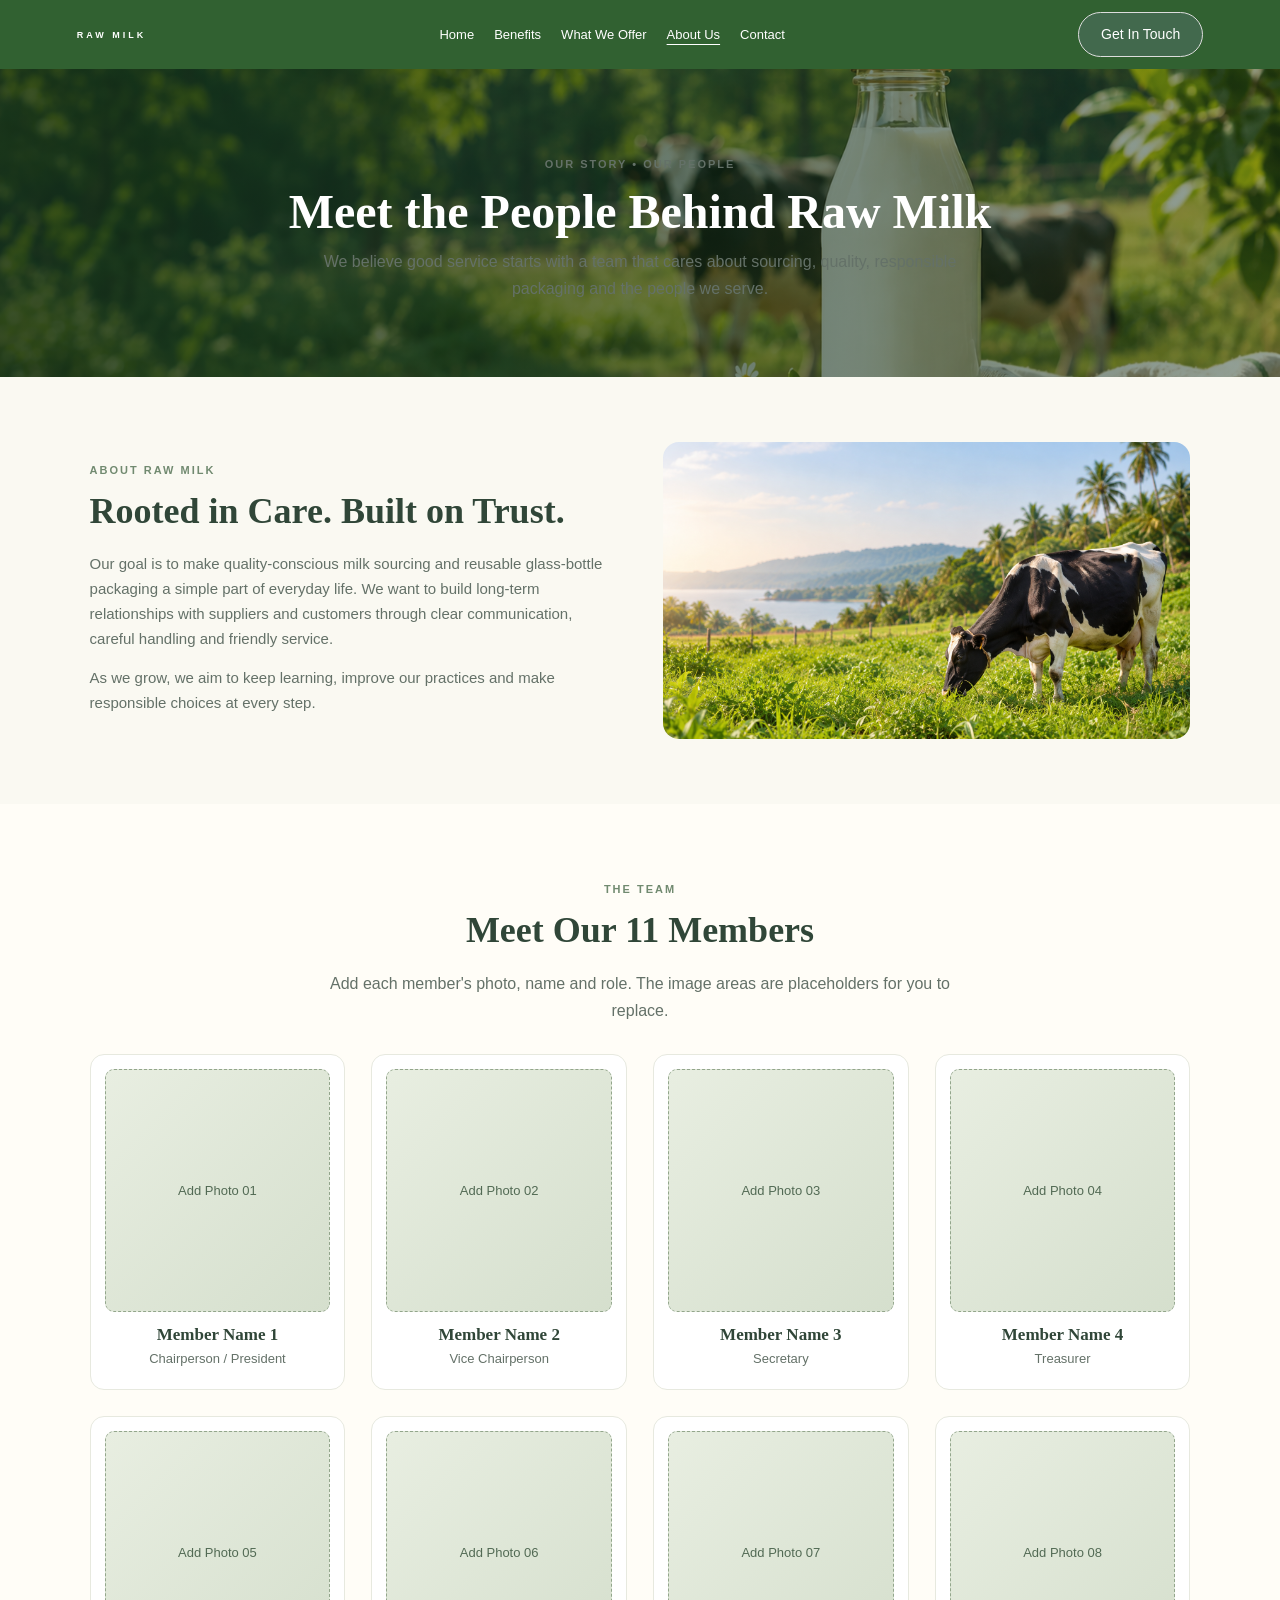
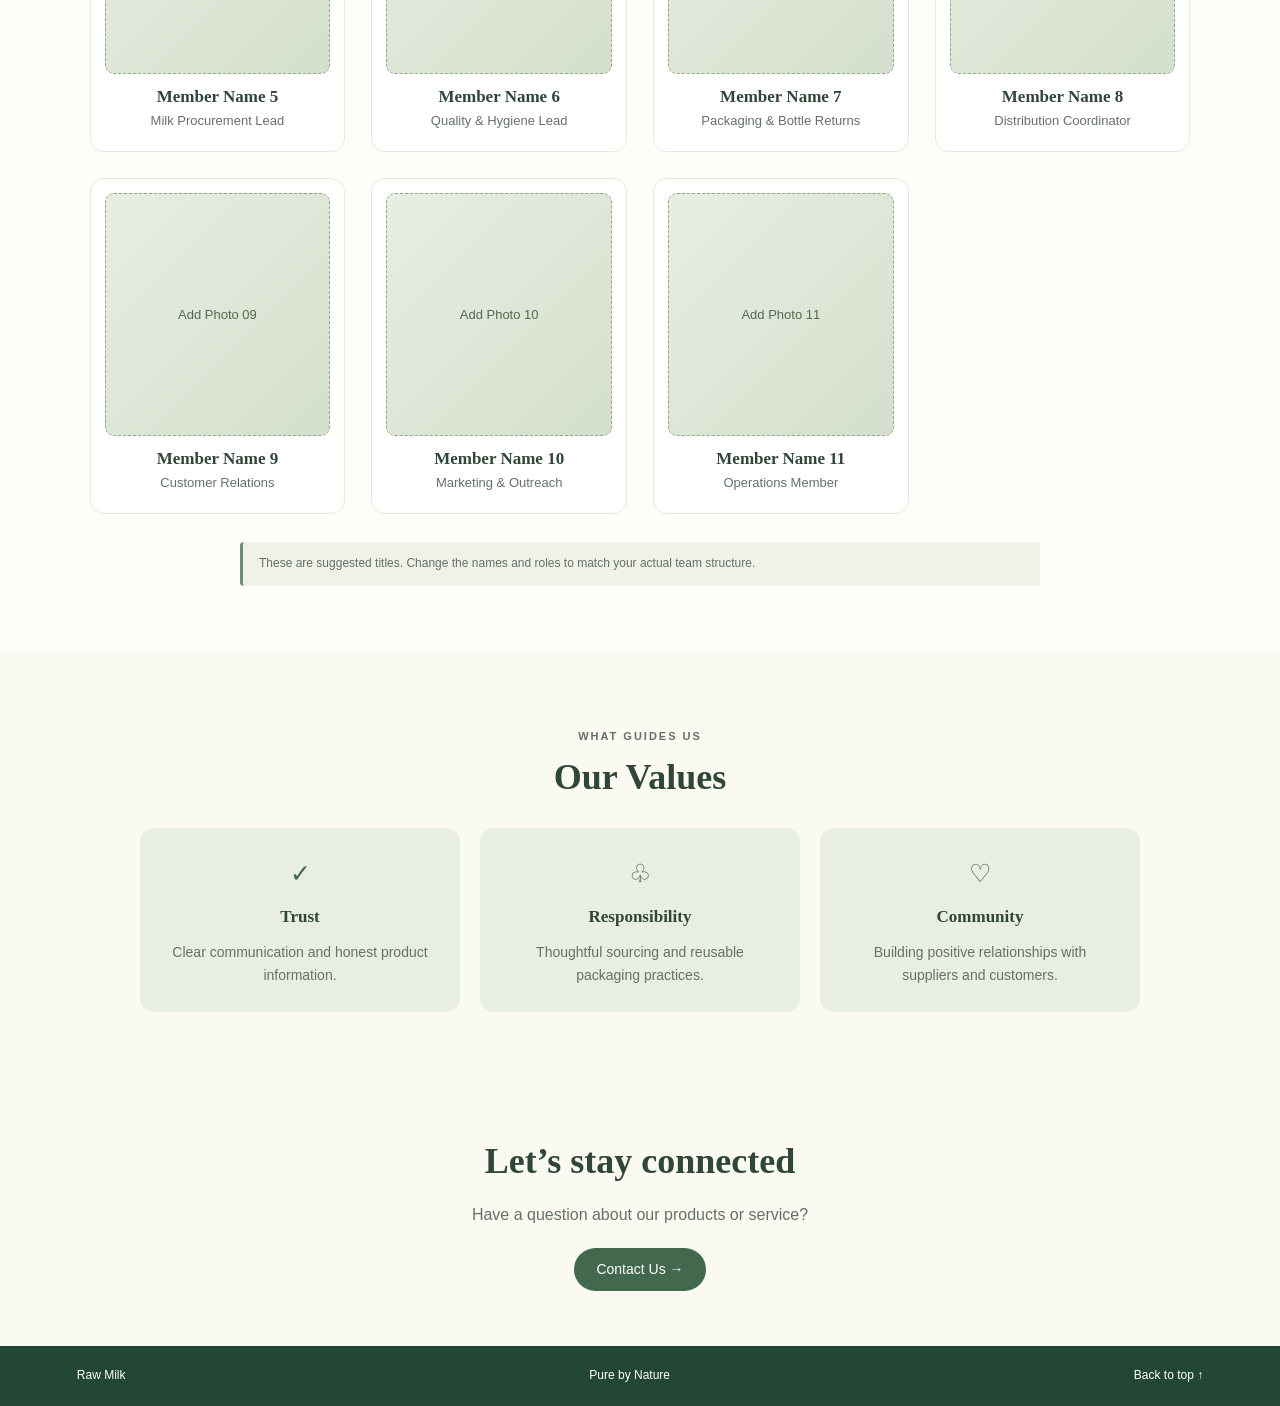
<file: aboutus.html>
<!DOCTYPE html>
<html lang="en">
<head>
<meta charset="UTF-8">
<meta name="viewport" content="width=device-width, initial-scale=1.0">
<title>About Us | Raw Milk</title>
<link rel="stylesheet" href="aboutus.css">
</head>
<body>
<header>
  <a class="logo" href="index.html"><small>RAW MILK</small></a>
  <nav>
    <a href="index.html">Home</a>
    <a href="benefits.html">Benefits</a>
    <a href="index.html#offer">What We Offer</a>
    <a href="aboutus.html" aria-current="page">About Us</a>
    <a href="index.html#contact">Contact</a>
  </nav>
  <a class="top-button" href="index.html#contact">Get In Touch</a>
</header>
<main>
  <section class="about-hero">
    <p class="eyebrow">OUR STORY • OUR PEOPLE</p>
    <h1>Meet the People Behind Raw Milk</h1>
    <p>We believe good service starts with a team that cares about sourcing, quality, responsible packaging and the people we serve.</p>
  </section>
  <section class="story">
    <div>
      <p class="eyebrow green">ABOUT RAW MILK</p>
      <h2>Rooted in Care. Built on Trust.</h2>
      <p>Our goal is to make quality-conscious milk sourcing and reusable glass-bottle packaging a simple part of everyday life. We want to build long-term relationships with suppliers and customers through clear communication, careful handling and friendly service.</p>
      <p>As we grow, we aim to keep learning, improve our practices and make responsible choices at every step.</p>
    </div>
    <img src="about.png" alt="Cow grazing in a green field">
  </section>
  <section class="team-section">
    <p class="eyebrow green">THE TEAM</p>
    <h2>Meet Our 11 Members</h2>
    <p class="team-intro">Add each member's photo, name and role. The image areas are placeholders for you to replace.</p>
    <div class="team-grid">
      <article class="member"><div class="photo-placeholder">Add Photo 01</div><h3>Member Name 1</h3><p>Chairperson / President</p></article>
      <article class="member"><div class="photo-placeholder">Add Photo 02</div><h3>Member Name 2</h3><p>Vice Chairperson</p></article>
      <article class="member"><div class="photo-placeholder">Add Photo 03</div><h3>Member Name 3</h3><p>Secretary</p></article>
      <article class="member"><div class="photo-placeholder">Add Photo 04</div><h3>Member Name 4</h3><p>Treasurer</p></article>
      <article class="member"><div class="photo-placeholder">Add Photo 05</div><h3>Member Name 5</h3><p>Milk Procurement Lead</p></article>
      <article class="member"><div class="photo-placeholder">Add Photo 06</div><h3>Member Name 6</h3><p>Quality & Hygiene Lead</p></article>
      <article class="member"><div class="photo-placeholder">Add Photo 07</div><h3>Member Name 7</h3><p>Packaging & Bottle Returns</p></article>
      <article class="member"><div class="photo-placeholder">Add Photo 08</div><h3>Member Name 8</h3><p>Distribution Coordinator</p></article>
      <article class="member"><div class="photo-placeholder">Add Photo 09</div><h3>Member Name 9</h3><p>Customer Relations</p></article>
      <article class="member"><div class="photo-placeholder">Add Photo 10</div><h3>Member Name 10</h3><p>Marketing & Outreach</p></article>
      <article class="member"><div class="photo-placeholder">Add Photo 11</div><h3>Member Name 11</h3><p>Operations Member</p></article>
    </div>
    <p class="note">These are suggested titles. Change the names and roles to match your actual team structure.</p>
  </section>
  <section class="values">
    <p class="eyebrow">WHAT GUIDES US</p><h2>Our Values</h2>
    <div class="values-grid">
      <article><span>✓</span><h3>Trust</h3><p>Clear communication and honest product information.</p></article>
      <article><span>♧</span><h3>Responsibility</h3><p>Thoughtful sourcing and reusable packaging practices.</p></article>
      <article><span>♡</span><h3>Community</h3><p>Building positive relationships with suppliers and customers.</p></article>
    </div>
  </section>
  <section class="closing-cta"><h2>Let’s stay connected</h2><p>Have a question about our products or service?</p><a class="button" href="index.html#contact">Contact Us →</a></section>
</main>
<footer><span>Raw Milk</span><span>Pure by Nature</span><a href="#">Back to top ↑</a></footer>
</body>
</html>
</file>
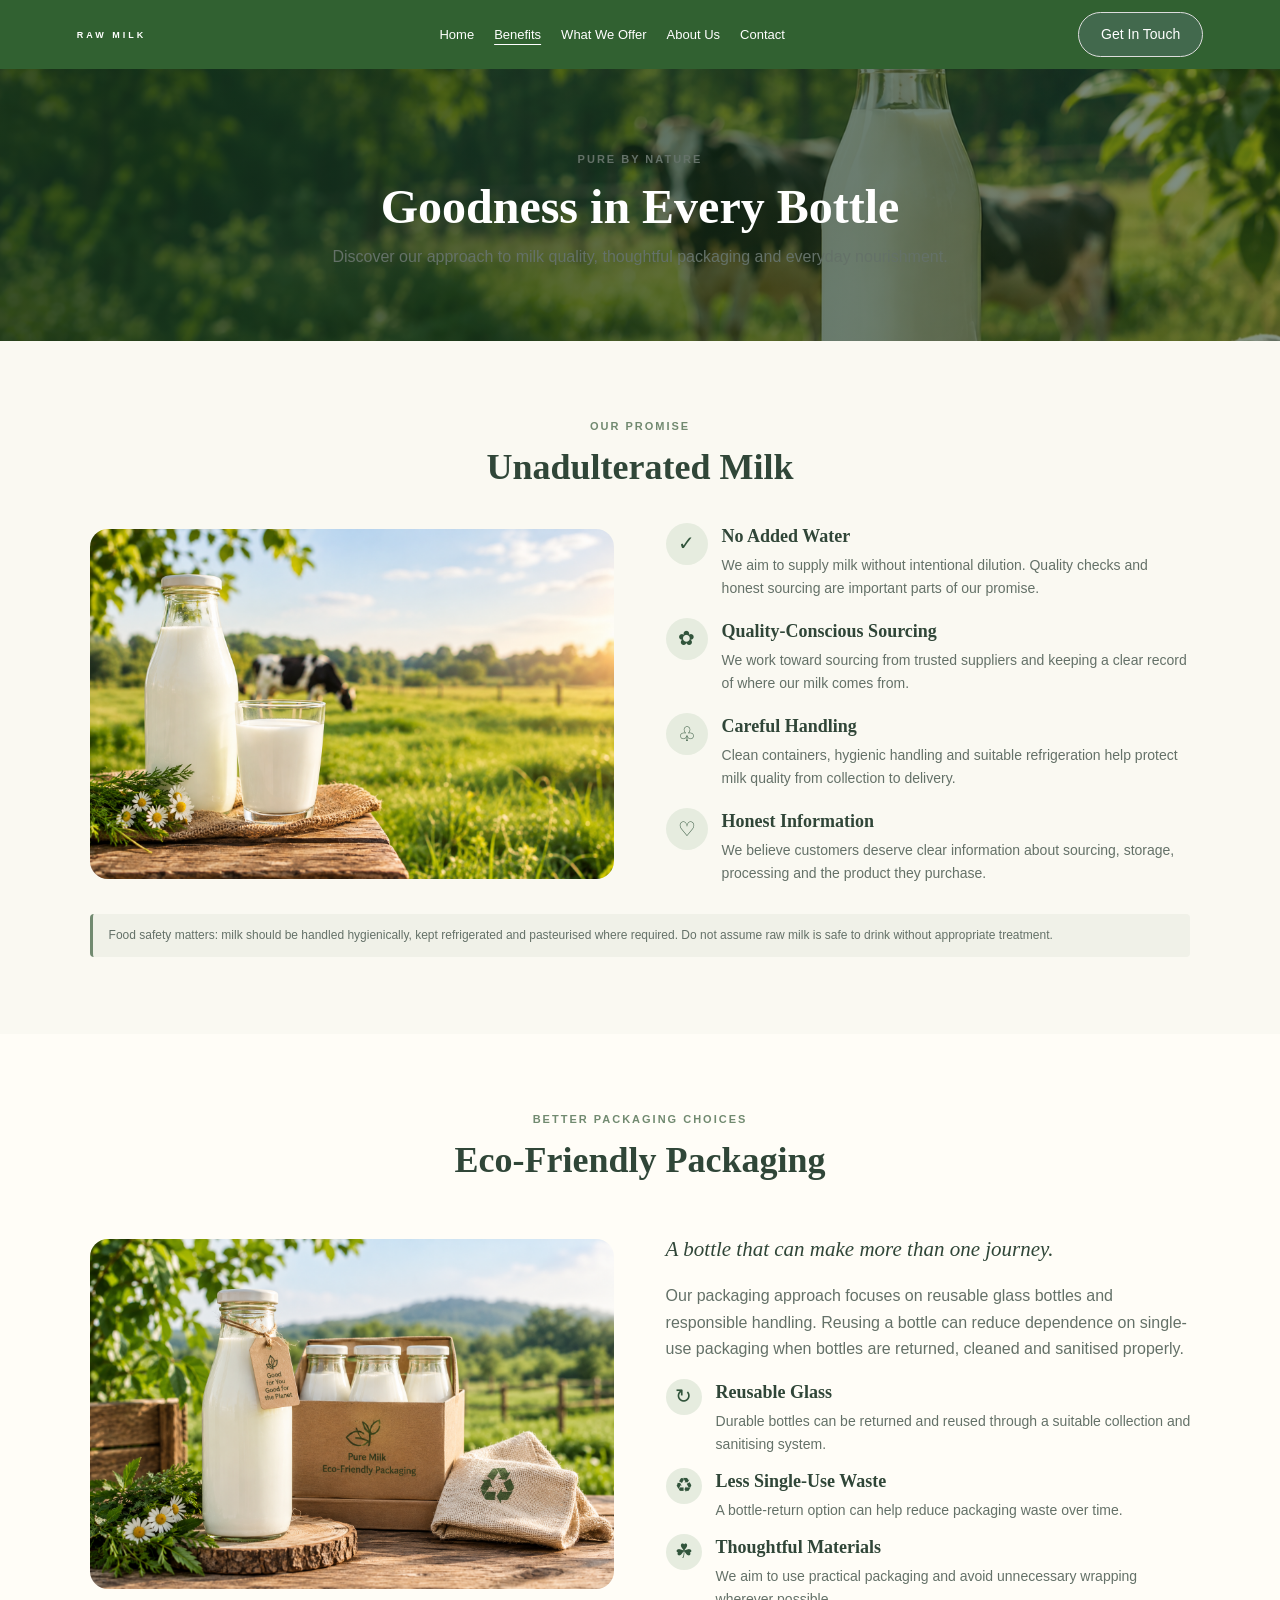
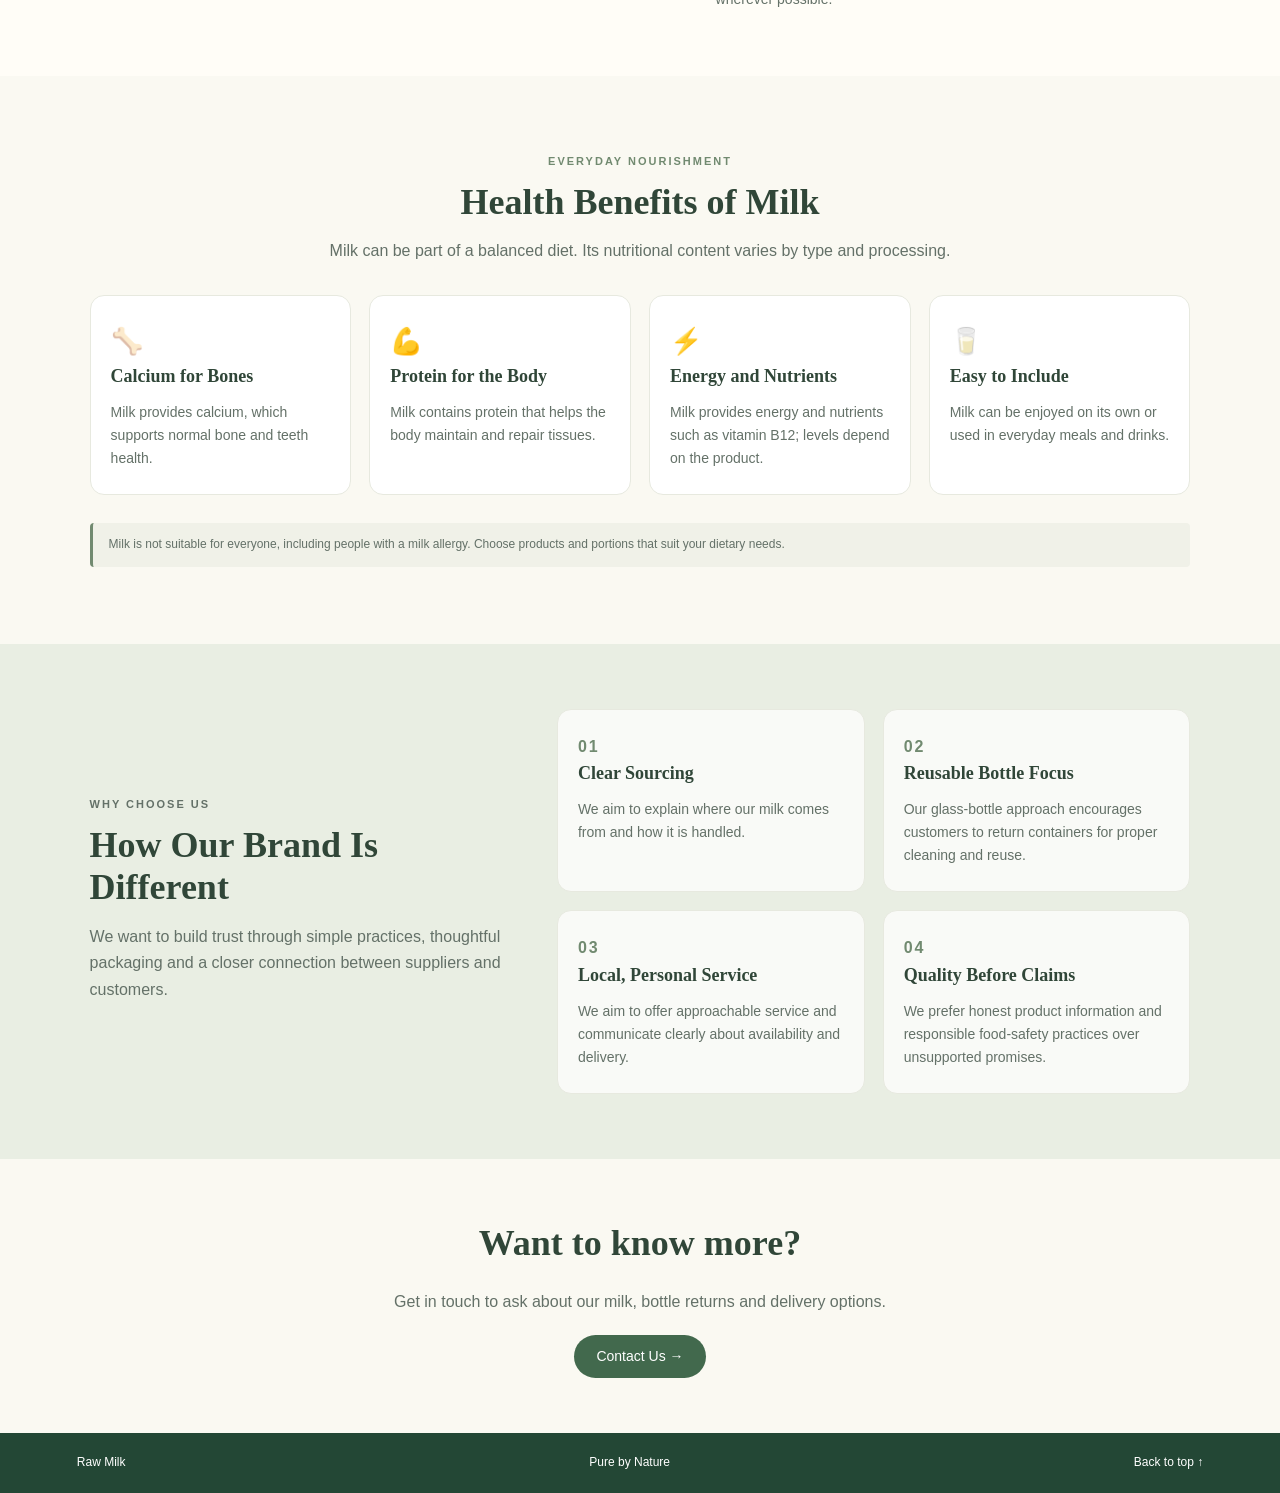
<file: benefits.html>
<!DOCTYPE html>
<html lang="en">
<head>
  <meta charset="UTF-8">
  <meta name="viewport" content="width=device-width, initial-scale=1.0">
  <title>Benefits | Raw Milk</title>
  <link rel="stylesheet" href="benefits.css">
</head>
<body>
<header>
  <a class="logo" href="index.html"><small>RAW MILK</small></a>
  <nav>
    <a href="index.html">Home</a>
    <a href="benefits.html" aria-current="page">Benefits</a>
    <a href="index.html#offer">What We Offer</a>
    <a href="aboutus.html">About Us</a>
    <a href="index.html#contact">Contact</a>
  </nav>
  <a class="top-button" href="index.html#contact">Get In Touch</a>
</header>
<main>
  <section class="page-hero">
    <p class="eyebrow">PURE BY NATURE</p>
    <h1>Goodness in Every Bottle</h1>
    <p>Discover our approach to milk quality, thoughtful packaging and everyday nourishment.</p>
  </section>

  <section class="benefit-section">
    <p class="eyebrow green">OUR PROMISE</p>
    <h2>Unadulterated Milk</h2>
    <div class="feature-layout">
      <img src="unadulterated milk.png" alt="Milk bottle representing milk quality">
      <div class="points">
        <article class="point"><span>✓</span><div><h3>No Added Water</h3><p>We aim to supply milk without intentional dilution. Quality checks and honest sourcing are important parts of our promise.</p></div></article>
        <article class="point"><span>✿</span><div><h3>Quality-Conscious Sourcing</h3><p>We work toward sourcing from trusted suppliers and keeping a clear record of where our milk comes from.</p></div></article>
        <article class="point"><span>♧</span><div><h3>Careful Handling</h3><p>Clean containers, hygienic handling and suitable refrigeration help protect milk quality from collection to delivery.</p></div></article>
        <article class="point"><span>♡</span><div><h3>Honest Information</h3><p>We believe customers deserve clear information about sourcing, storage, processing and the product they purchase.</p></div></article>
      </div>
    </div>
    <p class="note">Food safety matters: milk should be handled hygienically, kept refrigerated and pasteurised where required. Do not assume raw milk is safe to drink without appropriate treatment.</p>
  </section>

  <section class="benefit-section tinted">
    <p class="eyebrow green">BETTER PACKAGING CHOICES</p>
    <h2>Eco-Friendly Packaging</h2>
    <div class="feature-layout reverse">
      <img src="ecofriendly.png" alt="Reusable glass milk bottles and recyclable packaging">
      <div>
        <p class="lead">A bottle that can make more than one journey.</p>
        <p>Our packaging approach focuses on reusable glass bottles and responsible handling. Reusing a bottle can reduce dependence on single-use packaging when bottles are returned, cleaned and sanitised properly.</p>
        <div class="points compact">
          <article class="point"><span>↻</span><div><h3>Reusable Glass</h3><p>Durable bottles can be returned and reused through a suitable collection and sanitising system.</p></div></article>
          <article class="point"><span>♻</span><div><h3>Less Single-Use Waste</h3><p>A bottle-return option can help reduce packaging waste over time.</p></div></article>
          <article class="point"><span>☘</span><div><h3>Thoughtful Materials</h3><p>We aim to use practical packaging and avoid unnecessary wrapping wherever possible.</p></div></article>
        </div>
      </div>
    </div>
  </section>

  <section class="benefit-section">
    <p class="eyebrow green">EVERYDAY NOURISHMENT</p>
    <h2>Health Benefits of Milk</h2>
    <p class="section-intro">Milk can be part of a balanced diet. Its nutritional content varies by type and processing.</p>
    <div class="health-grid">
      <article><span>🦴</span><h3>Calcium for Bones</h3><p>Milk provides calcium, which supports normal bone and teeth health.</p></article>
      <article><span>💪</span><h3>Protein for the Body</h3><p>Milk contains protein that helps the body maintain and repair tissues.</p></article>
      <article><span>⚡</span><h3>Energy and Nutrients</h3><p>Milk provides energy and nutrients such as vitamin B12; levels depend on the product.</p></article>
      <article><span>🥛</span><h3>Easy to Include</h3><p>Milk can be enjoyed on its own or used in everyday meals and drinks.</p></article>
    </div>
    <p class="note">Milk is not suitable for everyone, including people with a milk allergy. Choose products and portions that suit your dietary needs.</p>
  </section>

  <section class="difference-section">
    <div>
      <p class="eyebrow">WHY CHOOSE US</p>
      <h2>How Our Brand Is Different</h2>
      <p>We want to build trust through simple practices, thoughtful packaging and a closer connection between suppliers and customers.</p>
    </div>
    <div class="difference-grid">
      <article><span>01</span><h3>Clear Sourcing</h3><p>We aim to explain where our milk comes from and how it is handled.</p></article>
      <article><span>02</span><h3>Reusable Bottle Focus</h3><p>Our glass-bottle approach encourages customers to return containers for proper cleaning and reuse.</p></article>
      <article><span>03</span><h3>Local, Personal Service</h3><p>We aim to offer approachable service and communicate clearly about availability and delivery.</p></article>
      <article><span>04</span><h3>Quality Before Claims</h3><p>We prefer honest product information and responsible food-safety practices over unsupported promises.</p></article>
    </div>
  </section>
  <section class="closing-cta"><h2>Want to know more?</h2><p>Get in touch to ask about our milk, bottle returns and delivery options.</p><a class="button" href="index.html#contact">Contact Us →</a></section>
</main>
<footer><span>Raw Milk</span><span>Pure by Nature</span><a href="#">Back to top ↑</a></footer>
</body>
</html>
</file>
<file: aboutus.css>
*{box-sizing:border-box}
html{scroll-behavior:smooth}
body{margin:0;font-family:Arial,sans-serif;color:#304638;background:#faf9f2;line-height:1.65}
header{position:relative;width:100%;padding:12px 6%;display:flex;align-items:center;justify-content:space-between;gap:18px;color:white;z-index:2;background:#316131}
.logo{color:white;text-decoration:none;font:bold 23px Georgia,serif}
.logo small{display:block;text-align:center;font:bold 9px Arial,sans-serif;letter-spacing:3px}
nav{display:flex;gap:20px;flex-wrap:wrap}
nav a{color:white;text-decoration:none;font-size:13px}
nav a:hover,nav a[aria-current=page]{text-decoration:underline;text-underline-offset:5px}
.top-button,.button{display:inline-block;padding:10px 22px;color:white;background:#42694d;border:0;border-radius:25px;text-decoration:none;cursor:pointer;font-size:14px}
.top-button{border:1px solid #ddd;white-space:nowrap}
.about-hero{padding:75px 6%;text-align:center;color:white;background:linear-gradient(90deg,rgba(20,48,27,.84),rgba(20,48,27,.45)),url("hero.png") center/cover}
.eyebrow{font-size:11px;font-weight:bold;letter-spacing:2px}
.green{color:#718a70}
.about-hero h1{font:bold clamp(32px,5vw,48px) Georgia,serif;margin:10px 0}
.about-hero p:last-child{max-width:700px;margin:0 auto}
h2{font:bold clamp(27px,3vw,36px) Georgia,serif;margin:8px 0 20px}
h3{font:bold 17px Georgia,serif;margin:12px 0 3px}
p{color:#647168}
.story{padding:65px 7%;display:grid;grid-template-columns:1fr 1fr;gap:45px;align-items:center}
.story img{width:100%;max-height:420px;object-fit:cover;border-radius:16px}
.story p:not(.eyebrow){font-size:15px}
.team-section{padding:65px 7%;background:#fffdf7;text-align:center}
.team-intro{max-width:650px;margin:0 auto 30px}
.team-grid{display:grid;grid-template-columns:repeat(4,minmax(0,1fr));gap:22px;text-align:center}
.member{padding:14px 14px 20px;background:#fff;border:1px solid #e7e9df;border-radius:14px;overflow:hidden;transition:transform .2s,box-shadow .2s}
.member:hover{transform:translateY(-4px);box-shadow:0 10px 24px rgba(38,65,43,.10)}
.photo-placeholder{width:100%;aspect-ratio:4/4.3;display:flex;align-items:center;justify-content:center;background:linear-gradient(135deg,#e8eee1,#d5dfcd);border:1px dashed #93a68c;border-radius:9px;color:#526a54;font-size:13px}
.member h3{margin-top:13px}
.member p{font-size:13px;margin:0}
.note{font-size:12px;background:#f0f1e8;padding:12px 16px;border-left:3px solid #718a70;border-radius:4px;margin:28px auto 0;max-width:800px;text-align:left}
.values{padding:65px 7%;text-align:center}
.values-grid{display:grid;grid-template-columns:repeat(3,1fr);gap:20px;max-width:1000px;margin:30px auto 0}
.values-grid article{padding:25px;background:#e9eee3;border-radius:14px}
.values-grid span{font-size:25px;color:#42694d}
.values-grid p{font-size:14px;margin-bottom:0}
.closing-cta{text-align:center;padding:55px 6%}
.closing-cta p{margin-bottom:20px}
.button:hover,.top-button:hover{background:#31543b}
footer{display:flex;justify-content:space-between;align-items:center;gap:15px;padding:20px 6%;background:#234735;color:white;font-size:12px}
footer a{color:white;text-decoration:none}
@media(max-width:950px){.team-grid{grid-template-columns:repeat(3,minmax(0,1fr))}}
@media(max-width:800px){header{flex-wrap:wrap;padding:14px 5%}nav{order:3;width:100%;justify-content:center;gap:10px 16px}.top-button{display:none}.story{grid-template-columns:1fr;gap:25px}.team-grid{grid-template-columns:repeat(2,minmax(0,1fr))}}
@media(max-width:480px){.about-hero{padding:55px 6%}.story,.team-section,.values{padding:45px 6%}.team-grid,.values-grid{grid-template-columns:1fr}footer{flex-direction:column;text-align:center}}

/* Responsive refinements: phone, tablet, laptop and large desktop */
img { max-width: 100%; height: auto; }
body { overflow-wrap: break-word; }
.member, .values-grid article { min-width: 0; }
nav a, .button, .top-button { min-height: 40px; display: inline-flex; align-items: center; justify-content: center; }
@media (min-width: 1200px) {
  .story, .team-section, .values { padding-left: max(7%, calc((100% - 1250px) / 2)); padding-right: max(7%, calc((100% - 1250px) / 2)); }
  .team-grid { grid-template-columns: repeat(4, minmax(0, 1fr)); gap: 26px; }
}
@media (max-width: 900px) {
  header { gap: 12px; }
  nav { gap: 8px 14px; }
  .team-grid { grid-template-columns: repeat(3, minmax(0, 1fr)); }
  .story { gap: 28px; }
}
@media (max-width: 600px) {
  header { position: relative; padding: 12px 5%; justify-content: center; text-align: center; }
  header .logo { margin: 0 auto; }
  nav { order: 3; width: 100%; justify-content: center; gap: 4px 12px; }
  nav a { font-size: 13px; padding: 4px 0; }
  .top-button { display: none; }
  .about-hero { padding: 48px 6%; }
  .about-hero h1 { font-size: clamp(29px, 8vw, 38px); }
  .story, .team-section, .values { padding: 42px 6%; }
  .story { grid-template-columns: minmax(0, 1fr); gap: 22px; }
  .story img { max-height: 320px; }
  .team-grid { grid-template-columns: repeat(2, minmax(0, 1fr)); gap: 12px; }
  .member { padding: 10px 10px 15px; }
  .photo-placeholder { aspect-ratio: 1 / 1; font-size: 12px; }
  .member h3 { font-size: 15px; overflow-wrap: anywhere; }
  .member p { font-size: 12px; }
  .values-grid { grid-template-columns: minmax(0, 1fr); }
  .closing-cta { padding: 42px 6%; }
  footer { flex-wrap: wrap; justify-content: center; text-align: center; padding: 18px 5%; }
}
@media (max-width: 360px) {
  .logo { font-size: 20px; }
  nav { gap: 2px 9px; }
  nav a { font-size: 12px; }
  .team-grid { grid-template-columns: minmax(0, 1fr); }
  .photo-placeholder { aspect-ratio: 4 / 3; }
}
@media (prefers-reduced-motion: reduce) {
  html { scroll-behavior: auto; }
  *, *::before, *::after { animation-duration: .01ms !important; animation-iteration-count: 1 !important; transition-duration: .01ms !important; }
}
</file>
<file: benefits.css>
*{box-sizing:border-box}
html{scroll-behavior:smooth}
body{margin:0;font-family:Arial,sans-serif;color:#304638;background:#faf9f2;line-height:1.65}
header{position:relative;width:100%;padding:12px 6%;display:flex;align-items:center;justify-content:space-between;gap:18px;color:white;z-index:2;background:#316131}
.logo{color:white;text-decoration:none;font:bold 23px Georgia,serif}
.logo small{display:block;text-align:center;font:bold 9px Arial,sans-serif;letter-spacing:3px}
nav{display:flex;gap:20px;flex-wrap:wrap}
nav a{color:white;text-decoration:none;font-size:13px}
nav a:hover,nav a[aria-current=page]{text-decoration:underline;text-underline-offset:5px}
.top-button,.button{display:inline-block;padding:10px 22px;color:white;background:#42694d;border:0;border-radius:25px;text-decoration:none;cursor:pointer;font-size:14px}
.top-button{border:1px solid #ddd;white-space:nowrap}
.page-hero{padding:70px 6%;text-align:center;color:white;background:linear-gradient(90deg,rgba(20,48,27,.84),rgba(20,48,27,.52)),url("hero.png") center/cover}
.eyebrow{font-size:11px;font-weight:bold;letter-spacing:2px}
.green{color:#718a70}
.page-hero h1{font:bold clamp(32px,5vw,48px) Georgia,serif;margin:10px 0}
.page-hero p:last-child{max-width:650px;margin:0 auto}
h2{font:bold clamp(27px,3vw,36px) Georgia,serif;margin:8px 0 25px}
h3{font:bold 18px Georgia,serif;margin:3px 0 7px}
p{color:#647168}
.benefit-section{padding:65px 7%;max-width:1400px;margin:auto}
.benefit-section>.eyebrow,.benefit-section>h2{text-align:center}
.feature-layout{display:grid;grid-template-columns:1fr 1fr;align-items:center;gap:42px;margin-top:35px}
.feature-layout img{width:100%;max-height:430px;object-fit:cover;border-radius:18px}
.points{display:grid;gap:18px}
.point{display:flex;align-items:flex-start;gap:14px}
.point>span{display:flex;align-items:center;justify-content:center;flex-shrink:0;width:42px;height:42px;border-radius:50%;background:#e6ecdf;color:#31543b;font-size:20px}
.point p{margin:0;font-size:14px}
.note{font-size:12px;background:#f0f1e8;padding:12px 16px;border-left:3px solid #718a70;border-radius:4px;margin-top:28px}
.tinted{background:#fffdf7;max-width:none;padding-left:7%;padding-right:7%}
.tinted .feature-layout{max-width:1200px;margin:35px auto 0}
.lead{font:italic 21px Georgia,serif;color:#304638}
.compact{gap:12px}
.compact .point>span{width:36px;height:36px}
.section-intro{text-align:center;max-width:650px;margin:-10px auto 30px}
.health-grid,.difference-grid{display:grid;grid-template-columns:repeat(4,1fr);gap:18px;margin-top:30px}
.health-grid article,.difference-grid article{background:#fff;border:1px solid #e7e9df;border-radius:14px;padding:24px 20px}
.health-grid article>span{font-size:26px}
.health-grid p,.difference-grid p{font-size:14px;margin-bottom:0}
.difference-section{background:#e9eee3;padding:65px 7%;display:grid;grid-template-columns:.8fr 1.2fr;gap:45px;align-items:center}
.difference-section h2{margin-bottom:15px}
.difference-grid{grid-template-columns:repeat(2,1fr);margin:0}
.difference-grid article{background:rgba(255,255,255,.72)}
.difference-grid article>span{color:#718a70;font-weight:bold;letter-spacing:2px}
.closing-cta{text-align:center;padding:55px 6%}
.closing-cta p{margin-bottom:20px}
.button:hover,.top-button:hover{background:#31543b}
footer{display:flex;justify-content:space-between;align-items:center;gap:15px;padding:20px 6%;background:#234735;color:white;font-size:12px}
footer a{color:white;text-decoration:none}
@media(max-width:850px){header{flex-wrap:wrap;padding:14px 5%}nav{order:3;width:100%;justify-content:center;gap:10px 16px}.top-button{display:none}.feature-layout,.difference-section{grid-template-columns:1fr}.feature-layout img{max-height:360px}.health-grid{grid-template-columns:repeat(2,1fr)}.difference-section{gap:25px}}
@media(max-width:520px){.page-hero{padding:55px 6%}.benefit-section{padding:45px 6%}.health-grid,.difference-grid{grid-template-columns:1fr}.feature-layout{gap:25px}footer{flex-direction:column;text-align:center}}

/* Responsive refinements: phone, tablet, laptop and large desktop */
img { max-width: 100%; height: auto; }
body { overflow-wrap: break-word; }
.feature-layout > *, .difference-section > *, .health-grid article, .difference-grid article { min-width: 0; }
.feature-layout img { display: block; }
nav a, .button, .top-button { min-height: 40px; display: inline-flex; align-items: center; justify-content: center; }
@media (min-width: 1200px) {
  .benefit-section, .difference-section { padding-left: max(7%, calc((100% - 1250px) / 2)); padding-right: max(7%, calc((100% - 1250px) / 2)); }
  .feature-layout { gap: clamp(32px, 4vw, 64px); }
}
@media (max-width: 900px) {
  header { gap: 12px; }
  nav { gap: 8px 14px; }
  .feature-layout { gap: 28px; }
  .health-grid { grid-template-columns: repeat(2, minmax(0, 1fr)); }
  .difference-section { grid-template-columns: 1fr; }
}
@media (max-width: 600px) {
  header { position: relative; padding: 12px 5%; justify-content: center; text-align: center; }
  header .logo { margin: 0 auto; }
  nav { order: 3; width: 100%; justify-content: center; gap: 4px 12px; }
  nav a { font-size: 13px; padding: 4px 0; }
  .top-button { display: none; }
  .page-hero { padding: 48px 6%; }
  .page-hero h1 { font-size: clamp(29px, 8vw, 38px); }
  .benefit-section, .difference-section { padding: 42px 6%; }
  .feature-layout { grid-template-columns: minmax(0, 1fr); gap: 22px; margin-top: 24px; }
  .feature-layout img { max-height: 320px; object-fit: cover; }
  .reverse > img { order: 0; }
  .health-grid, .difference-grid { grid-template-columns: minmax(0, 1fr); gap: 14px; }
  .health-grid article, .difference-grid article { padding: 20px; }
  .lead { font-size: 18px; }
  .section-intro { margin: 0 auto 24px; }
  .closing-cta { padding: 42px 6%; }
  footer { flex-wrap: wrap; justify-content: center; text-align: center; padding: 18px 5%; }
}
@media (max-width: 360px) {
  .logo { font-size: 20px; }
  nav { gap: 2px 9px; }
  nav a { font-size: 12px; }
  .point { gap: 10px; }
  .point > span { width: 36px; height: 36px; }
}
@media (prefers-reduced-motion: reduce) {
  html { scroll-behavior: auto; }
  *, *::before, *::after { animation-duration: .01ms !important; animation-iteration-count: 1 !important; transition-duration: .01ms !important; }
}
</file>
